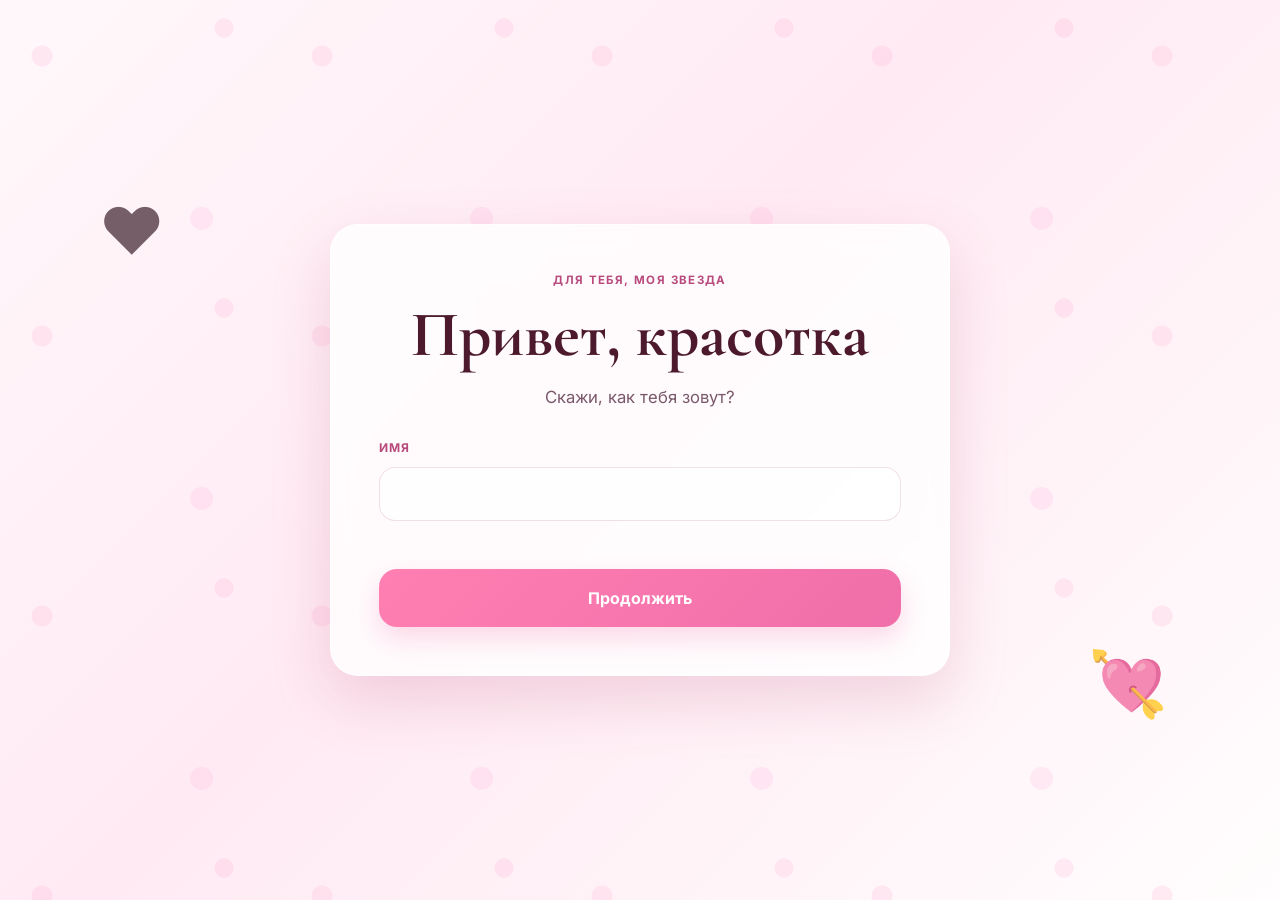
<file: index.html>
<!DOCTYPE html>
<html lang="ru">
  <head>
    <meta charset="UTF-8" />
    <meta name="viewport" content="width=device-width, initial-scale=1.0" />
    <title>Свидание</title>
    <link rel="preconnect" href="https://fonts.googleapis.com" />
    <link rel="preconnect" href="https://fonts.gstatic.com" crossorigin />
    <link href="https://fonts.googleapis.com/css2?family=Cormorant+Garamond:wght@400;500;600;700&family=Inter:wght@400;500;600;700&display=swap" rel="stylesheet" />
    <link rel="stylesheet" href="styles.css" />
  </head>
  <body data-page="index">
    <div class="page-shell">
      <div class="decor decor-left">❤</div>
      <div class="decor decor-right">💘</div>

      <main class="card">
        <p class="eyebrow">Для тебя, моя звезда</p>
        <h1>Привет, красотка</h1>
        <p class="subtitle">Скажи, как тебя зовут?</p>

        <form id="nameForm" class="name-form">
          <label class="field-label" for="nameInput">Имя</label>
          <input id="nameInput" name="name" type="text" maxlength="30" autocomplete="off" />
          <p id="errorMessage" class="error-message" aria-live="polite"></p>
          <button type="submit" class="primary-btn">Продолжить</button>
        </form>
      </main>
    </div>

    <script src="script.js"></script>
  </body>
</html>
</file>
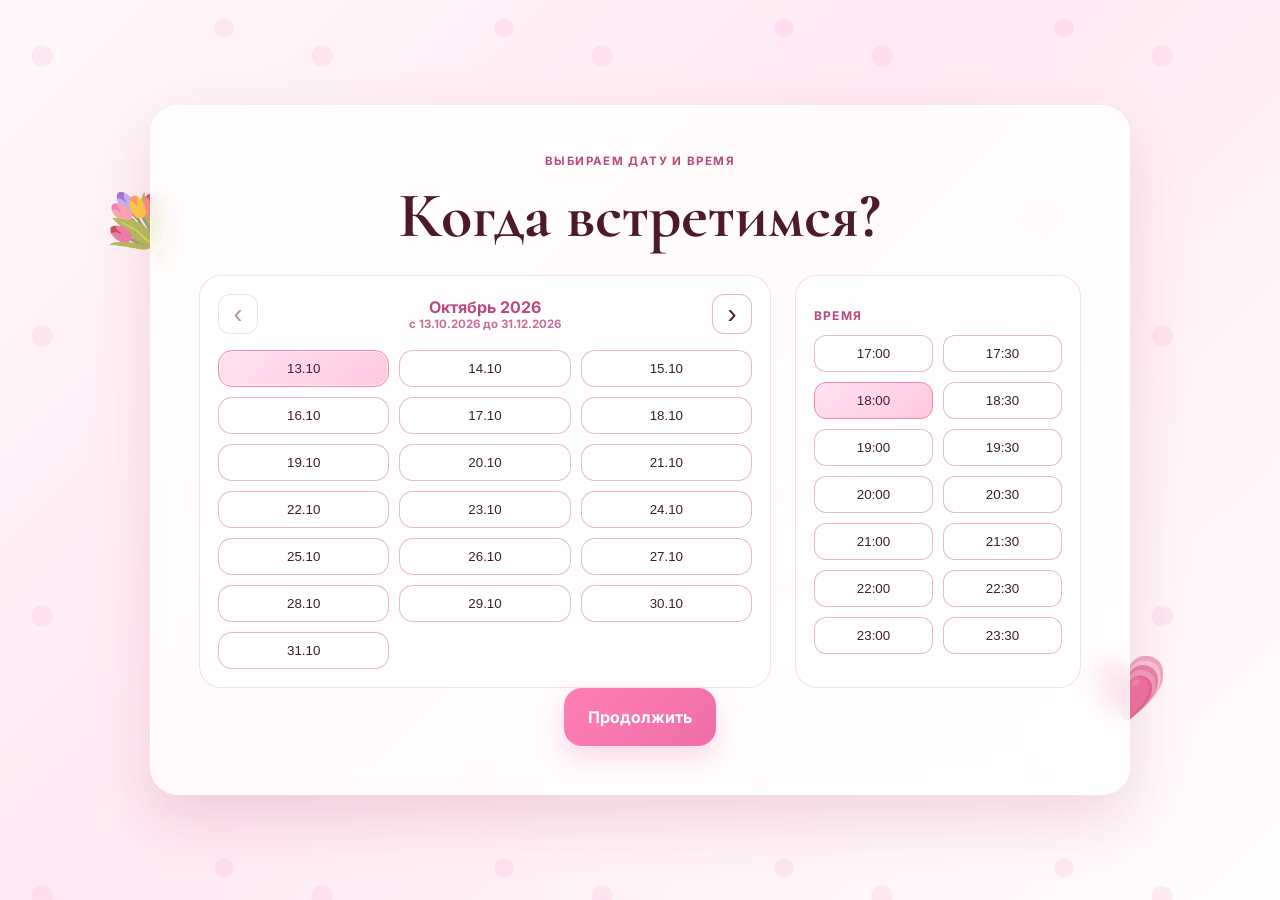
<file: date.html>
<!DOCTYPE html>
<html lang="ru">
  <head>
    <meta charset="UTF-8" />
    <meta name="viewport" content="width=device-width, initial-scale=1.0" />
    <title>Выбор даты и времени</title>
    <link rel="preconnect" href="https://fonts.googleapis.com" />
    <link rel="preconnect" href="https://fonts.gstatic.com" crossorigin />
    <link href="https://fonts.googleapis.com/css2?family=Cormorant+Garamond:wght@400;500;600;700&family=Inter:wght@400;500;600;700&display=swap" rel="stylesheet" />
    <link rel="stylesheet" href="styles.css" />
  </head>
  <body data-page="date">
    <div class="page-shell">
      <div class="decor decor-left">💐</div>
      <div class="decor decor-right">💗</div>

      <main class="card wide-card">
        <p class="eyebrow">Выбираем дату и время</p>
        <h1>Когда встретимся?</h1>

        <div class="picker-box">
          <div class="calendar-panel">
            <div class="calendar-header">
              <button type="button" id="prevMonthBtn" class="month-nav" aria-label="Предыдущий месяц">‹</button>
              <div class="calendar-title-wrap">
                <span id="calendarMonthLabel">Октябрь 2026</span>
                <span class="calendar-note">с 13.10.2026 до 31.12.2026</span>
              </div>
              <button type="button" id="nextMonthBtn" class="month-nav" aria-label="Следующий месяц">›</button>
            </div>
            <div id="dateOptions" class="date-options"></div>
          </div>

          <div class="time-panel">
            <label class="field-label">Время</label>
            <div id="timeOptions" class="time-options" aria-label="Выберите время"></div>
          </div>
        </div>

        <button id="dateNextBtn" type="button" class="primary-btn">Продолжить</button>
      </main>
    </div>

    <script src="script.js"></script>
  </body>
</html>
</file>
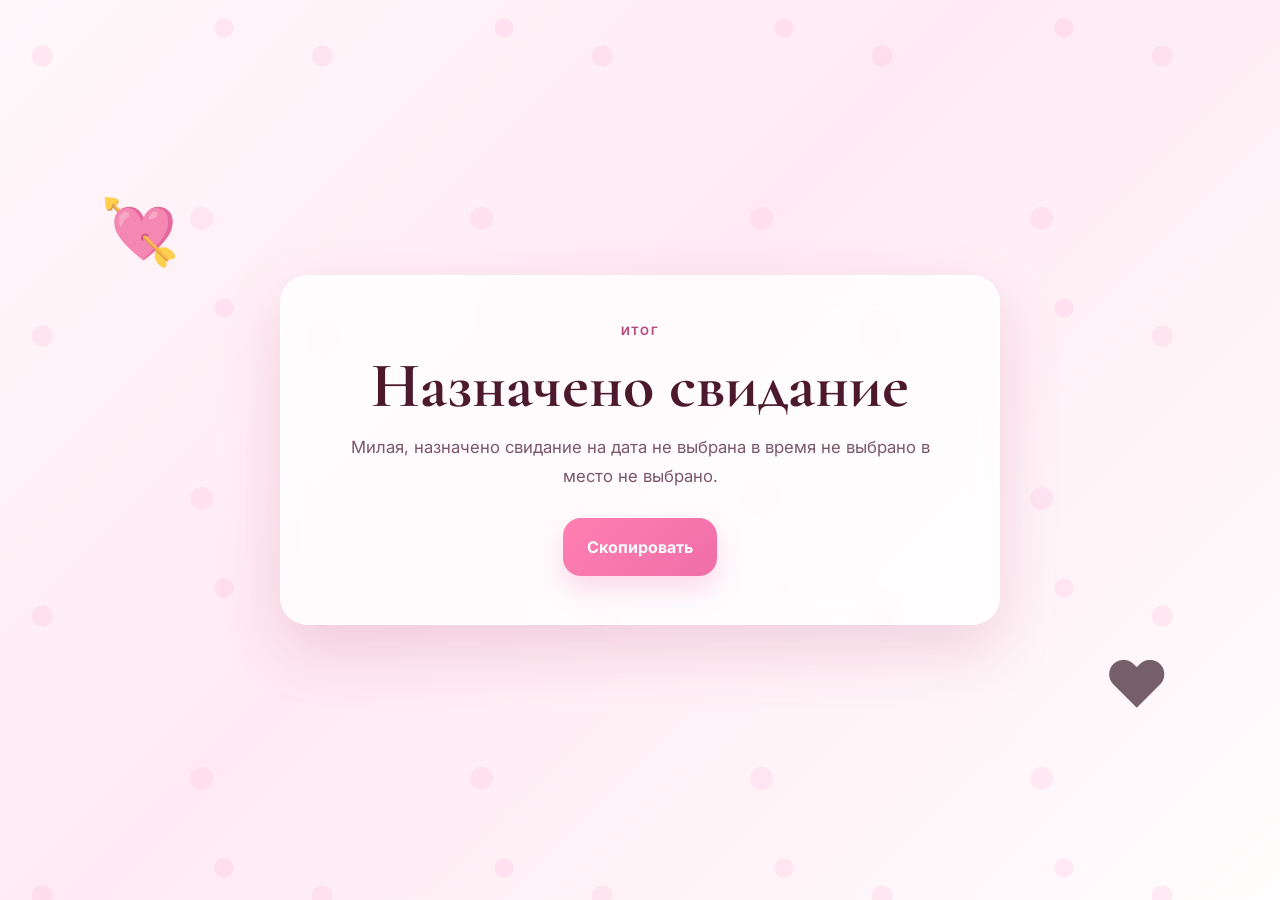
<file: final.html>
<!DOCTYPE html>
<html lang="ru">
  <head>
    <meta charset="UTF-8" />
    <meta name="viewport" content="width=device-width, initial-scale=1.0" />
    <title>Назначено свидание</title>
    <link rel="preconnect" href="https://fonts.googleapis.com" />
    <link rel="preconnect" href="https://fonts.gstatic.com" crossorigin />
    <link href="https://fonts.googleapis.com/css2?family=Cormorant+Garamond:wght@400;500;600;700&family=Inter:wght@400;500;600;700&display=swap" rel="stylesheet" />
    <link rel="stylesheet" href="styles.css" />
  </head>
  <body data-page="final">
    <div class="page-shell">
      <div class="decor decor-left">💘</div>
      <div class="decor decor-right">❤</div>

      <main class="card result-card">
        <p class="eyebrow">Итог</p>
        <h1>Назначено свидание</h1>
        <p id="summaryText" class="summary-text"></p>

        <div class="final-actions">
          <button id="copyBtn" type="button" class="primary-btn">Скопировать</button>
        </div>
      </main>
    </div>

    <script src="script.js"></script>
  </body>
</html>
</file>
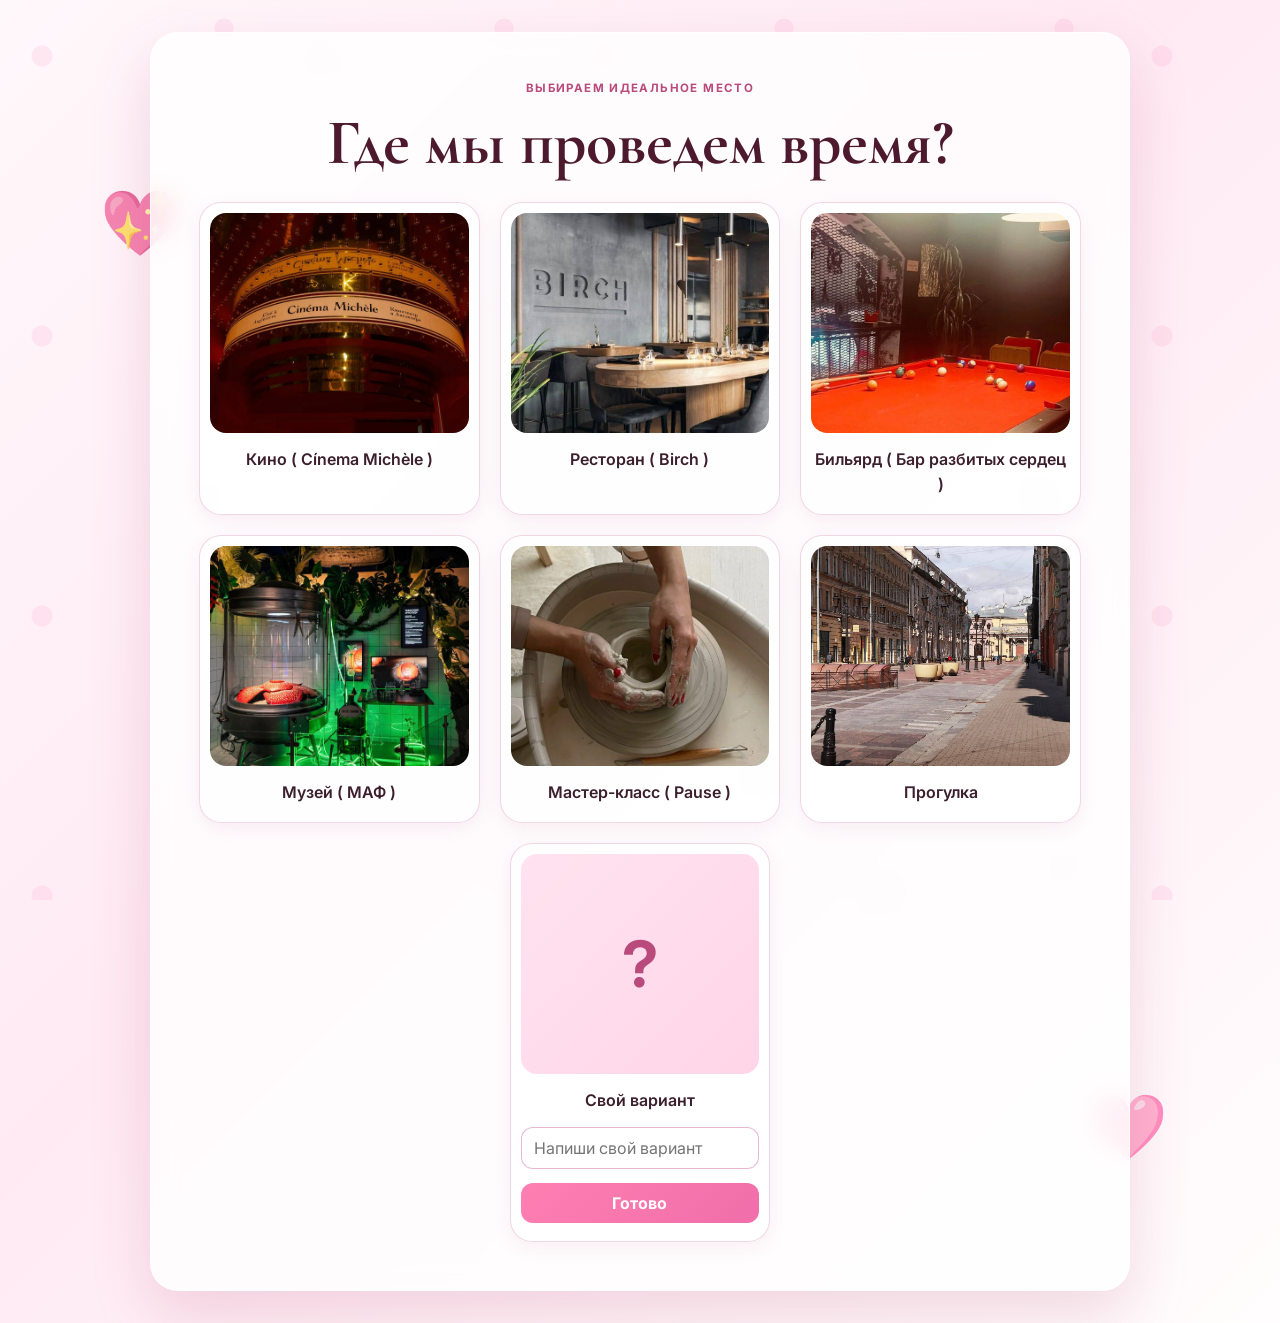
<file: place.html>
<!DOCTYPE html>
<html lang="ru">
  <head>
    <meta charset="UTF-8" />
    <meta name="viewport" content="width=device-width, initial-scale=1.0" />
    <title>Выбери место</title>
    <link rel="preconnect" href="https://fonts.googleapis.com" />
    <link rel="preconnect" href="https://fonts.gstatic.com" crossorigin />
    <link href="https://fonts.googleapis.com/css2?family=Cormorant+Garamond:wght@400;500;600;700&family=Inter:wght@400;500;600;700&display=swap" rel="stylesheet" />
    <link rel="stylesheet" href="styles.css" />
  </head>
  <body data-page="place">
    <div class="page-shell">
      <div class="decor decor-left">💖</div>
      <div class="decor decor-right">🩷</div>

      <main class="card wide-card">
        <p class="eyebrow">Выбираем идеальное место</p>
        <h1>Где мы проведем время?</h1>

        <div class="place-grid">
          <button type="button" class="place-card" data-place="Кино ( Cínema Michèle )">
            <img src="cino.jpg" alt="Кино" />
            <span>Кино ( Cínema Michèle )</span>
          </button>

          <button type="button" class="place-card" data-place="Ресторан ( Birch )">
            <img src="rest.jpg" alt="Ресторан" />
            <span>Ресторан ( Birch )</span>
          </button>

          <button type="button" class="place-card" data-place="Бильярд ( Бар разбитых сердец )">
            <img src="bil.jpg" alt="Бильярд" />
            <span>Бильярд ( Бар разбитых сердец )</span>
          </button>

          <button type="button" class="place-card" data-place="Музей ( МАФ )">
            <img src="mus.jpg" alt="Музей" />
            <span>Музей ( МАФ )</span>
          </button>

          <button type="button" class="place-card" data-place="Мастер-класс ( Pause )">
            <img src="master.jpg" alt="Мастер-класс" />
            <span>Мастер-класс ( Pause )</span>
          </button>

          <button type="button" class="place-card" data-place="Прогулка">
            <img src="progul.jpg" alt="Прогулка" />
            <span>Прогулка</span>
          </button>

          <div class="place-card custom-card" data-place="Свой вариант">
            <div class="custom-placeholder">?</div>
            <span>Свой вариант</span>
            <input type="text" class="custom-place-input" maxlength="40" placeholder="Напиши свой вариант" aria-label="Свой вариант" />
            <button type="button" class="custom-place-btn">Готово</button>
          </div>
        </div>
      </main>
    </div>

    <script src="script.js"></script>
  </body>
</html>
</file>
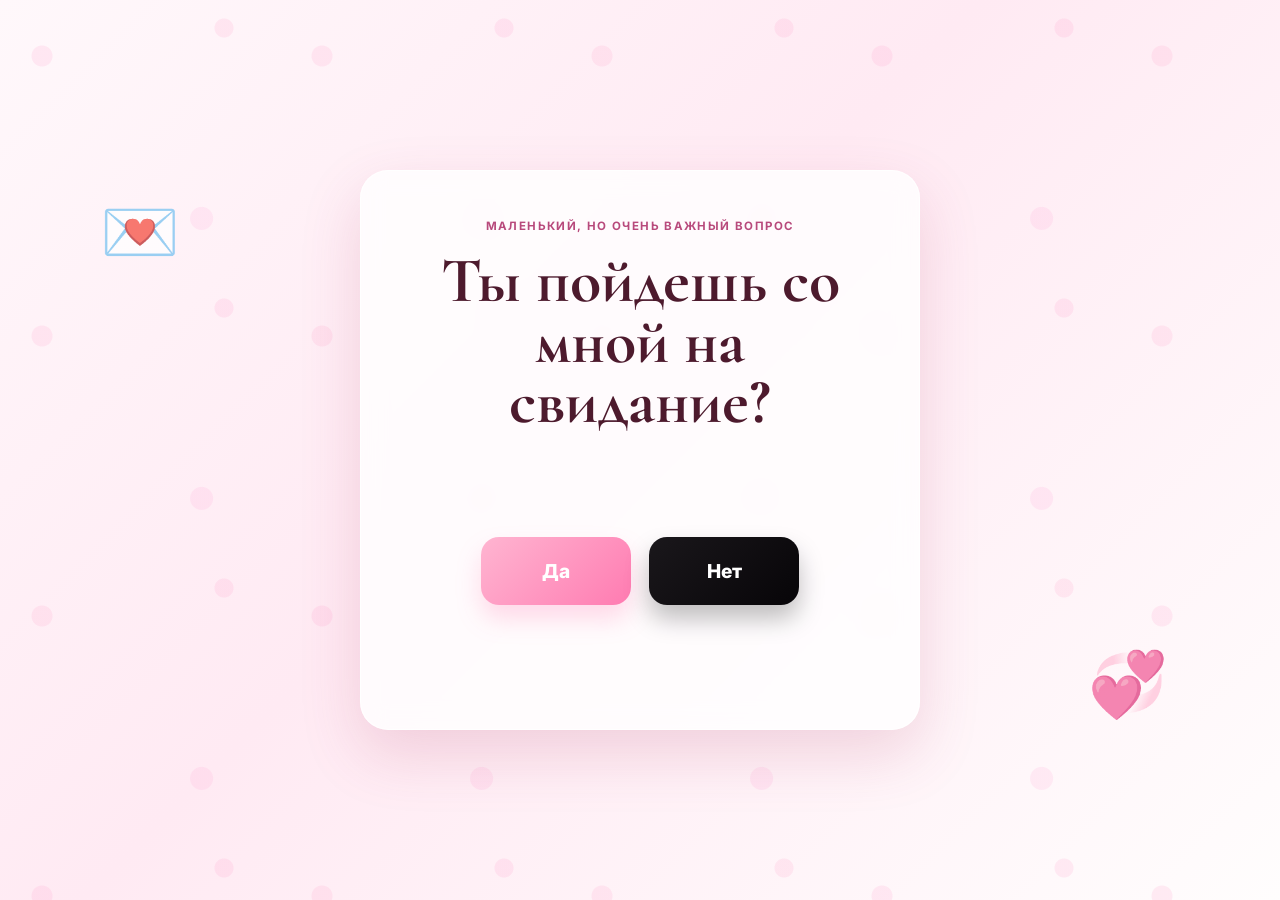
<file: question.html>
<!DOCTYPE html>
<html lang="ru">
  <head>
    <meta charset="UTF-8" />
    <meta name="viewport" content="width=device-width, initial-scale=1.0" />
    <title>Ты пойдешь со мной на свидание?</title>
    <link rel="preconnect" href="https://fonts.googleapis.com" />
    <link rel="preconnect" href="https://fonts.gstatic.com" crossorigin />
    <link href="https://fonts.googleapis.com/css2?family=Cormorant+Garamond:wght@400;500;600;700&family=Inter:wght@400;500;600;700&display=swap" rel="stylesheet" />
    <link rel="stylesheet" href="styles.css" />
  </head>
  <body data-page="question">
    <div class="page-shell">
      <div class="decor decor-left">💌</div>
      <div class="decor decor-right">💞</div>

      <main class="card narrow-card">
        <p class="eyebrow">Маленький, но очень важный вопрос</p>
        <h1>Ты пойдешь со мной на свидание?</h1>

        <div class="answer-zone">
          <button type="button" id="yesBtn" class="answer-btn yes-btn">Да</button>
          <button type="button" id="noBtn" class="answer-btn no-btn">Нет</button>
        </div>
      </main>
    </div>

    <script src="script.js"></script>
  </body>
</html>
</file>
<file: styles.css>
:root {
  --pink-50: #fff5f8;
  --pink-100: #ffe3ee;
  --pink-200: #ffc9dd;
  --pink-300: #ff9fc5;
  --pink-400: #ff7fb2;
  --pink-500: #f06ea9;
  --pink-700: #b84a7c;
  --rose-900: #4d1a2d;
  --bg: linear-gradient(135deg, #fff8fb 0%, #ffeaf3 45%, #fffdfd 100%);
  --card: rgba(255, 255, 255, 0.8);
  --shadow: rgba(177, 61, 108, 0.18);
  --black: #0f0b10;
  --text: #3b1f2c;
  --muted: #7a586a;
  --line: rgba(180, 99, 140, 0.2);
}

* {
  box-sizing: border-box;
}

html, body {
  margin: 0;
  min-height: 100%;
  font-family: "Inter", sans-serif;
  background: var(--bg);
  color: var(--text);
}

body {
  min-height: 100vh;
  display: flex;
  align-items: center;
  justify-content: center;
  padding: 32px 18px;
}

body::before {
  content: "";
  position: fixed;
  inset: 0;
  pointer-events: none;
  background-image: radial-gradient(circle at 15% 20%, rgba(255, 161, 204, 0.18) 0 10px, transparent 11px),
    radial-gradient(circle at 80% 10%, rgba(255, 121, 183, 0.12) 0 9px, transparent 10px),
    radial-gradient(circle at 72% 78%, rgba(255, 153, 210, 0.15) 0 11px, transparent 12px);
  background-size: 280px 280px;
}

.page-shell {
  position: relative;
  width: min(100%, 1200px);
  min-height: 680px;
  display: flex;
  align-items: center;
  justify-content: center;
}

.card {
  position: relative;
  width: min(100%, 620px);
  background: var(--card);
  backdrop-filter: blur(12px);
  border: 1px solid rgba(255, 255, 255, 0.8);
  border-radius: 28px;
  box-shadow: 0 24px 60px var(--shadow);
  padding: clamp(24px, 4vw, 48px);
  text-align: center;
}

.narrow-card {
  width: min(100%, 560px);
}

.wide-card {
  width: min(100%, 980px);
}

.result-card {
  width: min(100%, 720px);
}

.eyebrow {
  margin: 0 0 18px;
  color: var(--pink-700);
  font-weight: 700;
  letter-spacing: 0.12em;
  text-transform: uppercase;
  font-size: 0.72rem;
}

h1 {
  margin: 0;
  font-family: "Cormorant Garamond", serif;
  font-size: clamp(2.5rem, 5vw, 4.2rem);
  line-height: 0.95;
  color: var(--rose-900);
}

.subtitle,
.summary-text {
  color: var(--muted);
  font-size: 1.05rem;
  line-height: 1.7;
}

.name-form {
  margin-top: 28px;
  display: flex;
  flex-direction: column;
  align-items: stretch;
  gap: 12px;
}

.field-label {
  text-align: left;
  font-size: 0.75rem;
  letter-spacing: 0.1em;
  text-transform: uppercase;
  color: var(--pink-700);
  font-weight: 700;
}

input,
select {
  width: 100%;
  border: 1px solid var(--line);
  border-radius: 16px;
  background: rgba(255, 255, 255, 0.7);
  color: var(--text);
  font-size: 1.05rem;
  padding: 16px 18px;
  outline: none;
  transition: border-color 0.2s ease, box-shadow 0.2s ease, transform 0.2s ease;
}

input:focus,
select:focus {
  border-color: var(--pink-400);
  box-shadow: 0 0 0 5px rgba(240, 110, 169, 0.14);
}

.primary-btn,
.secondary-btn,
.answer-btn,
.place-card {
  font: inherit;
}

.primary-btn,
.secondary-btn {
  display: inline-flex;
  align-items: center;
  justify-content: center;
  min-height: 58px;
  padding: 0 24px;
  border: none;
  border-radius: 18px;
  text-decoration: none;
  cursor: pointer;
  transition: transform 0.2s ease, box-shadow 0.2s ease, opacity 0.2s ease;
}

.primary-btn {
  background: linear-gradient(135deg, var(--pink-400), var(--pink-500));
  color: white;
  box-shadow: 0 12px 26px rgba(240, 110, 169, 0.25);
  font-weight: 700;
}

.secondary-btn {
  background: rgba(255, 255, 255, 0.7);
  color: var(--rose-900);
  border: 1px solid var(--line);
}

.primary-btn:hover,
.secondary-btn:hover,
.answer-btn:hover,
.place-card:hover {
  transform: translateY(-2px);
}

.error-message {
  min-height: 24px;
  margin: 0;
  color: #b12d5d;
  font-weight: 600;
  text-align: left;
}

.answer-zone {
  position: relative;
  min-height: 220px;
  margin-top: 28px;
  display: flex;
  align-items: center;
  justify-content: center;
  gap: 18px;
}

.answer-btn {
  position: relative;
  border: none;
  border-radius: 18px;
  min-width: 150px;
  min-height: 68px;
  font-size: 1.2rem;
  font-weight: 800;
  cursor: pointer;
  transition: transform 0.2s ease, box-shadow 0.2s ease, left 0.2s ease, top 0.2s ease;
}

.yes-btn {
  background: linear-gradient(135deg, #ffb5d1, #ff7bb1);
  color: white;
  box-shadow: 0 14px 24px rgba(255, 127, 178, 0.27);
}

.no-btn {
  background: linear-gradient(135deg, #1a171b, #070508);
  color: white;
  box-shadow: 0 14px 24px rgba(0, 0, 0, 0.25);
}

.place-grid {
  margin-top: 28px;
  display: grid;
  grid-template-columns: repeat(3, minmax(220px, 1fr));
  gap: 20px;
}

.place-card {
  display: flex;
  flex-direction: column;
  align-items: center;
  gap: 14px;
  width: 100%;
  padding: 10px 10px 16px;
  background: rgba(255, 255, 255, 0.75);
  border: 1px solid rgba(209, 140, 176, 0.35);
  border-radius: 22px;
  text-align: center;
  color: var(--text);
  box-shadow: 0 6px 18px rgba(179, 86, 129, 0.09);
  cursor: pointer;
  transition: transform 0.25s ease, box-shadow 0.25s ease;
}

.place-card img,
.custom-placeholder {
  width: 100%;
  height: 220px;
  object-fit: cover;
  border-radius: 16px;
  transition: transform 0.28s ease;
}

.place-card:hover img,
.place-card:hover .custom-placeholder {
  transform: scale(1.06);
}

.place-card span {
  font-size: 1rem;
  line-height: 1.6;
  color: var(--text);
  font-weight: 600;
}

.custom-placeholder {
  display: flex;
  align-items: center;
  justify-content: center;
  background: linear-gradient(135deg, #ffe3ef, #ffd5e8);
  color: var(--pink-700);
  font-size: 4rem;
  font-weight: 700;
}

.custom-card {
  grid-column: 2;
  justify-self: center;
  width: min(100%, 260px);
  padding-bottom: 18px;
}

.custom-place-input {
  width: 100%;
  border: 1px solid rgba(224, 166, 194, 0.8);
  border-radius: 12px;
  background: rgba(255, 255, 255, 0.85);
  color: var(--text);
  padding: 10px 12px;
  font: inherit;
  outline: none;
  transition: border-color 0.2s ease, box-shadow 0.2s ease;
}

.custom-place-input:focus {
  border-color: var(--pink-400);
  box-shadow: 0 0 0 4px rgba(240, 110, 169, 0.12);
}

.custom-place-btn {
  width: 100%;
  border: none;
  border-radius: 12px;
  background: linear-gradient(135deg, var(--pink-400), var(--pink-500));
  color: white;
  padding: 10px 12px;
  font: inherit;
  font-weight: 700;
  cursor: pointer;
  transition: transform 0.2s ease, box-shadow 0.2s ease;
}

.custom-place-btn:hover {
  transform: translateY(-1px);
  box-shadow: 0 8px 18px rgba(240, 110, 169, 0.2);
}

.picker-box {
  display: grid;
  grid-template-columns: 1.6fr 0.8fr;
  gap: 24px;
  margin-top: 28px;
}

.calendar-panel,
.time-panel {
  background: rgba(255, 255, 255, 0.7);
  border: 1px solid var(--line);
  border-radius: 22px;
  padding: 18px;
}

.calendar-header {
  display: flex;
  align-items: center;
  justify-content: space-between;
  gap: 12px;
  margin-bottom: 16px;
  color: var(--pink-700);
  font-weight: 700;
}

.calendar-title-wrap {
  display: flex;
  flex: 1;
  flex-direction: column;
  align-items: center;
  text-align: center;
}

.month-nav {
  width: 40px;
  height: 40px;
  border: 1px solid rgba(224, 166, 194, 0.8);
  border-radius: 12px;
  background: rgba(255, 255, 255, 0.75);
  color: var(--rose-900);
  font-size: 1.7rem;
  line-height: 1;
  cursor: pointer;
  transition: transform 0.2s ease, opacity 0.2s ease;
}

.month-nav:hover:not(:disabled) {
  transform: translateY(-1px);
}

.month-nav:disabled {
  opacity: 0.45;
  cursor: not-allowed;
}

.calendar-note {
  font-size: 0.72rem;
  opacity: 0.8;
}

.date-options {
  display: grid;
  grid-template-columns: repeat(3, minmax(100px, 1fr));
  gap: 10px;
}

.date-option {
  border: 1px solid rgba(224, 166, 194, 0.8);
  border-radius: 14px;
  background: #fff;
  color: var(--text);
  padding: 10px 8px;
  cursor: pointer;
  transition: background 0.2s ease, transform 0.2s ease, border-color 0.2s ease;
}

.date-option.selected {
  background: linear-gradient(135deg, #ffe3ef, #ffc9dd);
  border-color: var(--pink-400);
  color: var(--rose-900);
  box-shadow: inset 0 0 0 1px rgba(255, 255, 255, 0.7);
}

.date-option:hover {
  transform: translateY(-1px);
}

.time-panel {
  display: flex;
  flex-direction: column;
  justify-content: center;
}

.time-options {
  display: grid;
  grid-template-columns: repeat(2, minmax(88px, 1fr));
  gap: 10px;
  margin-top: 12px;
}

.time-option {
  border: 1px solid rgba(224, 166, 194, 0.8);
  border-radius: 12px;
  background: #fff;
  color: var(--text);
  padding: 10px 8px;
  cursor: pointer;
  transition: background 0.2s ease, transform 0.2s ease, border-color 0.2s ease;
}

.time-option.selected {
  background: linear-gradient(135deg, #ffe3ef, #ffc9dd);
  border-color: var(--pink-400);
  color: var(--rose-900);
}

.time-option:hover {
  transform: translateY(-1px);
}

.final-actions {
  margin-top: 28px;
  display: flex;
  justify-content: center;
  flex-wrap: wrap;
  gap: 16px;
}

.decor {
  position: absolute;
  font-size: clamp(2.2rem, 5vw, 5rem);
  opacity: 0.7;
  pointer-events: none;
}

.decor-left {
  left: 5%;
  top: 12%;
}

.decor-right {
  right: 6%;
  bottom: 10%;
}

@media (max-width: 800px) {
  .place-grid {
    grid-template-columns: repeat(2, minmax(170px, 1fr));
  }

  .picker-box {
    grid-template-columns: 1fr;
  }

  .date-options {
    grid-template-columns: repeat(2, minmax(110px, 1fr));
  }
}

@media (max-width: 560px) {
  body {
    padding: 18px 12px;
  }

  .place-grid {
    grid-template-columns: 1fr;
  }

  .answer-zone {
    flex-direction: column;
    gap: 12px;
  }

  .answer-btn {
    width: 100%;
  }
}
</file>
